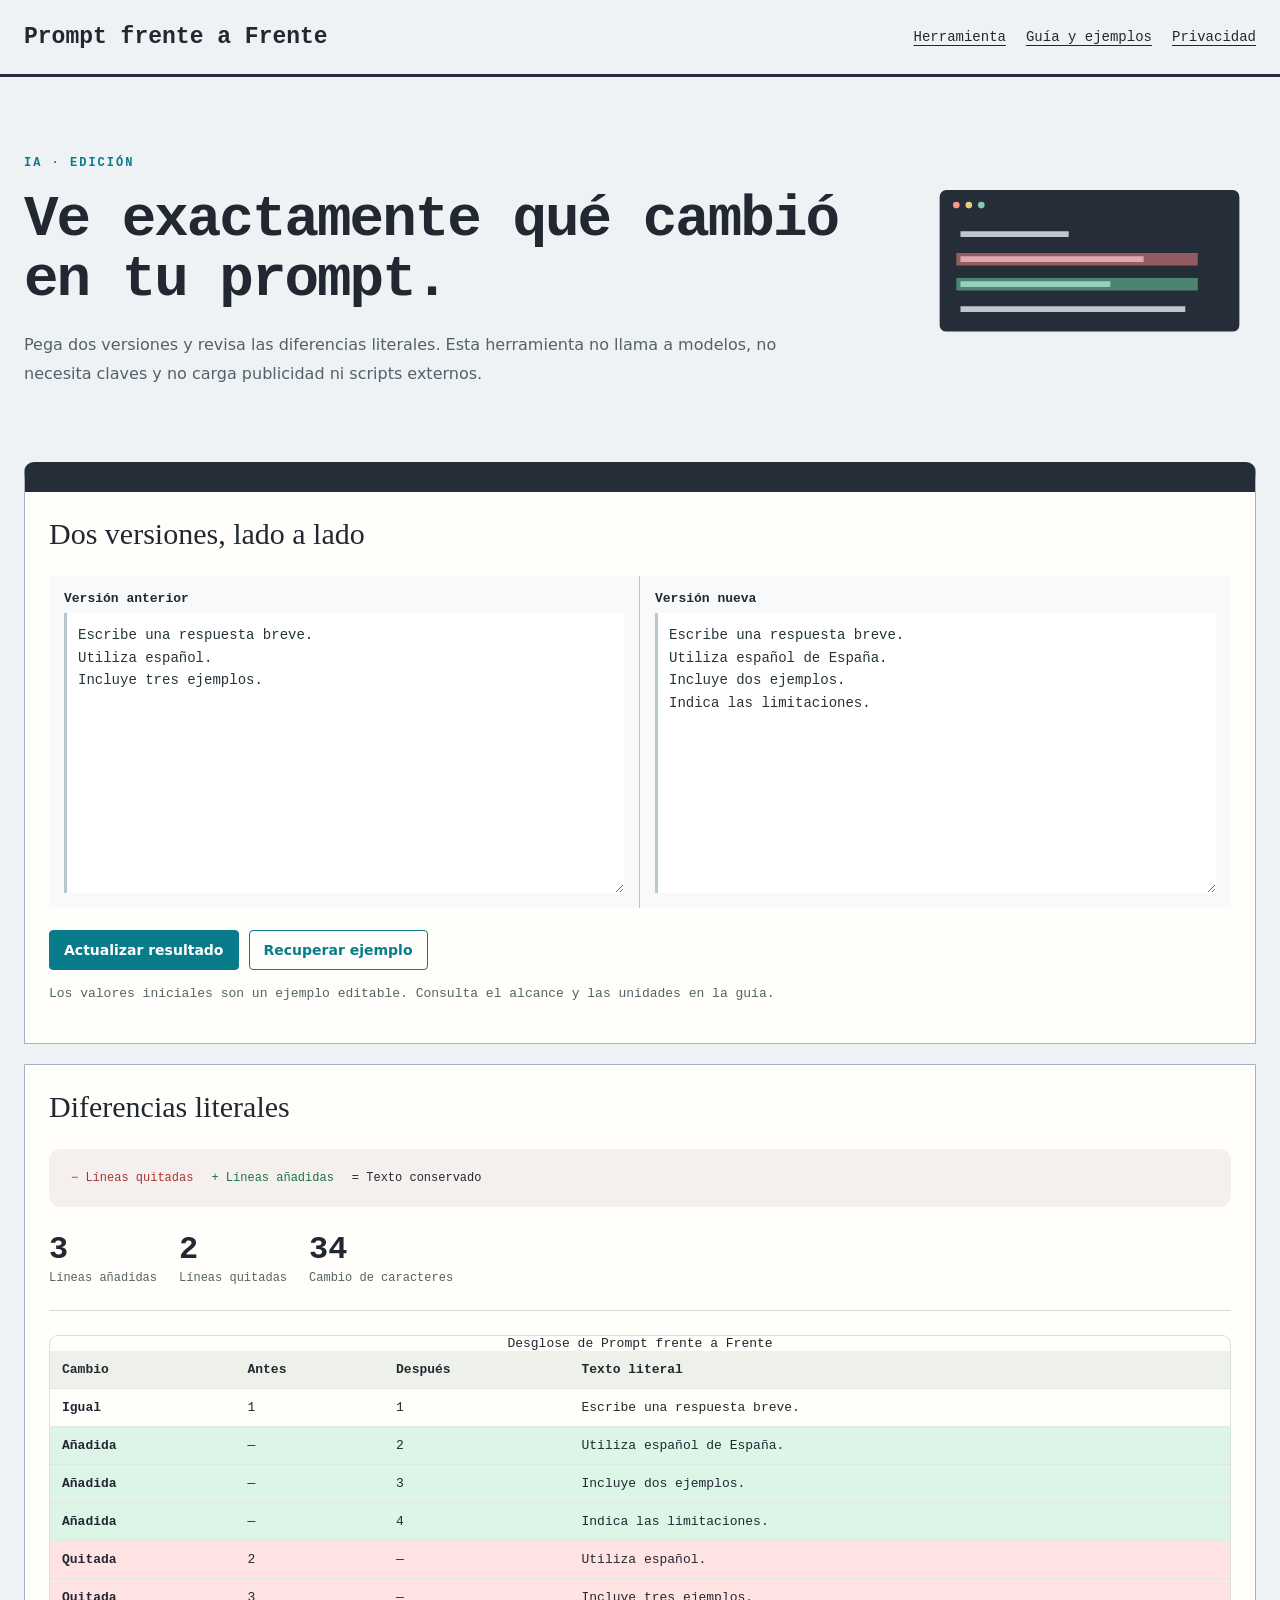
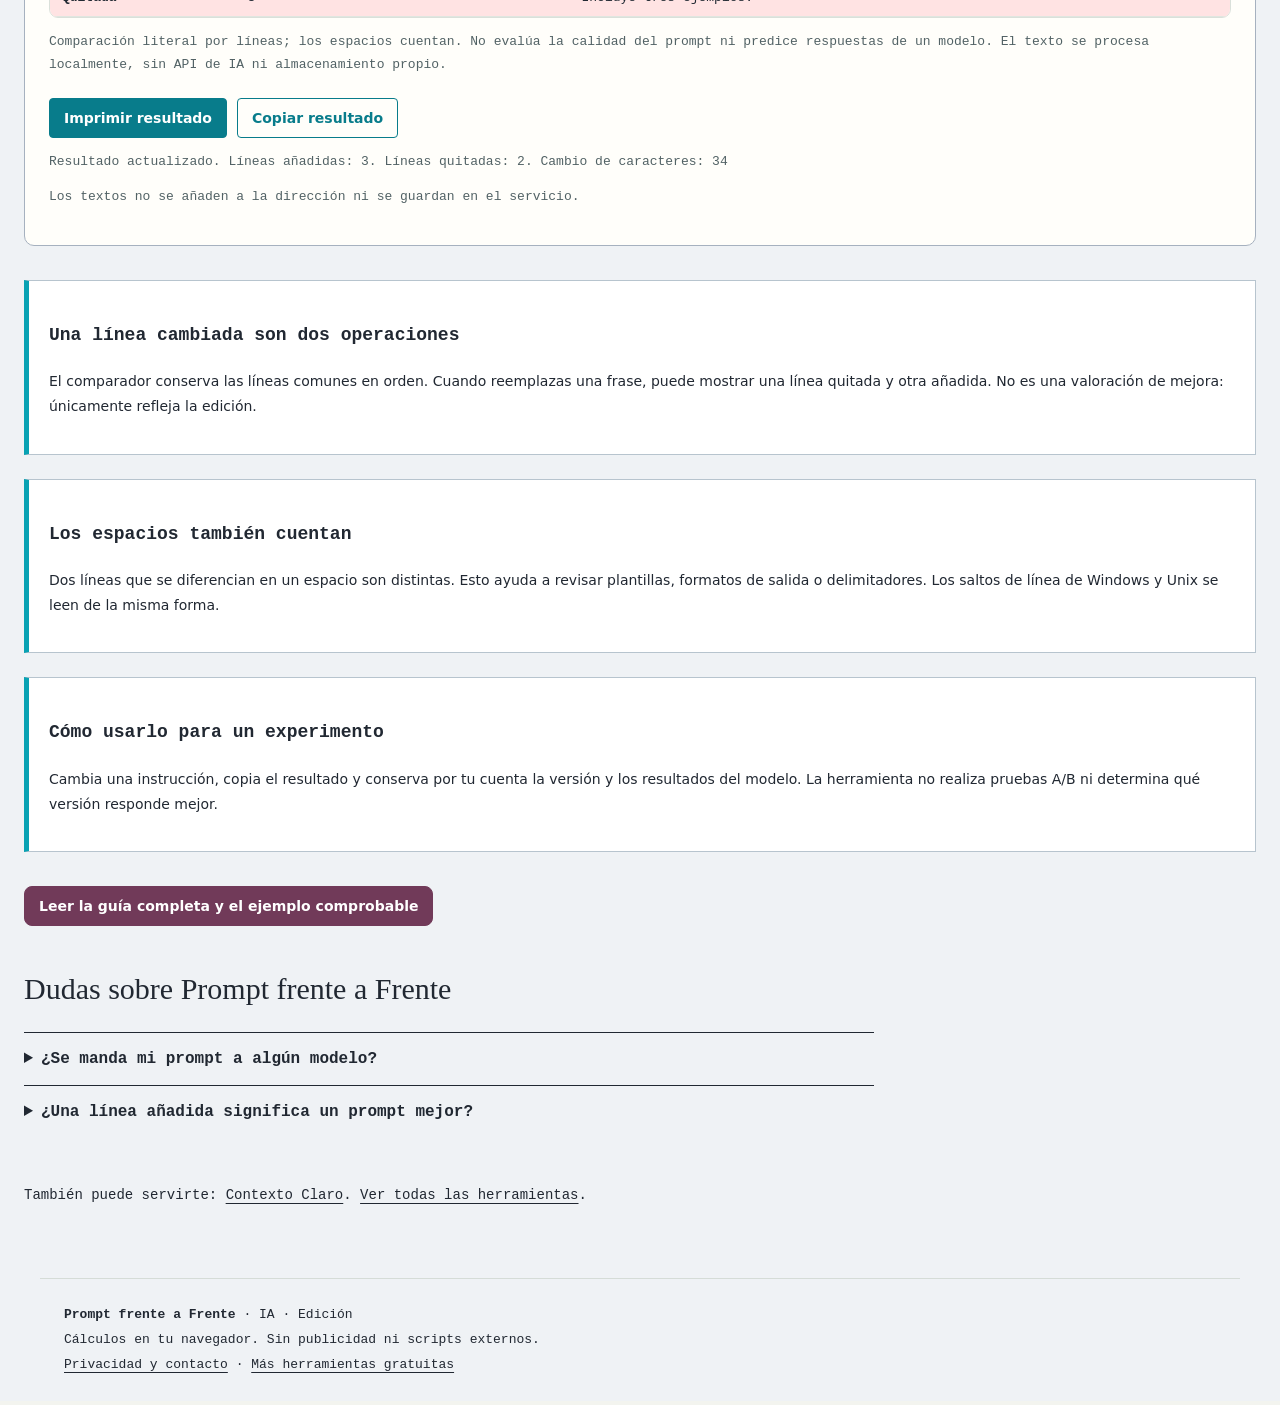
<file: index.html>
<!doctype html><html lang="es"><head><meta charset="utf-8"><meta name="viewport" content="width=device-width,initial-scale=1"><meta name="theme-color" content="#713a59"><title>Comparador local de prompts: diferencias línea por línea | Prompt frente a Frente</title><meta name="description" content="Compara dos versiones de un prompt por líneas. Ve añadidos, eliminados y caracteres sin API de IA, sin cuentas y sin guardar el texto en el servicio."><link rel="canonical" href="https://ilga25.github.io/prompt-frente-a-frente/"><link rel="icon" href="favicon.svg?v=20261021-identidad2" type="image/svg+xml"><link rel="stylesheet" href="style.css?v=20261021-identidad2"><style>:root{--accent:#713a59}</style><script src="math.js?v=20261021-identidad2" defer></script><script src="app.js?v=20261021-identidad2" defer></script><script id="tool-config" type="application/json">{"slug": "prompt-frente-a-frente", "name": "Prompt frente a Frente", "kind": "prompts", "category": "IA · Edición", "color": "#713a59", "noAds": true, "title": "Comparador local de prompts: diferencias línea por línea", "description": "Compara dos versiones de un prompt por líneas. Ve añadidos, eliminados y caracteres sin API de IA, sin cuentas y sin guardar el texto en el servicio.", "hero": "Ve exactamente qué cambió en tu prompt.", "intro": "Pega dos versiones y revisa las diferencias literales. Esta herramienta no llama a modelos, no necesita claves y no carga publicidad ni scripts externos.", "fields": [["before", "Versión anterior", "Escribe una respuesta breve.\nUtiliza español.\nIncluye tres ejemplos.", 0, 20000, "text"], ["after", "Versión nueva", "Escribe una respuesta breve.\nUtiliza español de España.\nIncluye dos ejemplos.\nIndica las limitaciones.", 0, 20000, "text"]], "guide": [["Una línea cambiada son dos operaciones", "El comparador conserva las líneas comunes en orden. Cuando reemplazas una frase, puede mostrar una línea quitada y otra añadida. No es una valoración de mejora: únicamente refleja la edición."], ["Los espacios también cuentan", "Dos líneas que se diferencian en un espacio son distintas. Esto ayuda a revisar plantillas, formatos de salida o delimitadores. Los saltos de línea de Windows y Unix se leen de la misma forma."], ["Cómo usarlo para un experimento", "Cambia una instrucción, copia el resultado y conserva por tu cuenta la versión y los resultados del modelo. La herramienta no realiza pruebas A/B ni determina qué versión responde mejor."], ["Procesamiento local", "La comparación se ejecuta en el navegador y no utiliza una API de IA. No guardamos los textos en una base de datos ni los añadimos al enlace. Esta web no incluye publicidad ni bibliotecas externas. El alojamiento sigue recibiendo los datos técnicos necesarios para servir la página."], ["Límites para mantenerlo ágil", "Admite hasta 20.000 caracteres y 250 líneas por versión. Para documentos mayores, divide el texto por secciones. El resultado puede imprimirse o copiarse como texto; comprueba dónde lo pegas si contiene información confidencial."], ["Ejemplo comprobable", "Si una versión tiene las líneas A y B, y la siguiente conserva A pero sustituye B por C, el resultado contiene una línea común, una eliminada y una añadida. No considera equivalentes B y C aunque signifiquen algo parecido."]]}</script><script type="application/ld+json">{"@context": "https://schema.org", "@type": "WebApplication", "name": "Prompt frente a Frente", "url": "https://ilga25.github.io/prompt-frente-a-frente/", "description": "Compara dos versiones de un prompt por líneas. Ve añadidos, eliminados y caracteres sin API de IA, sin cuentas y sin guardar el texto en el servicio.", "inLanguage": "es", "operatingSystem": "Any", "applicationCategory": "UtilitiesApplication", "offers": {"@type": "Offer", "price": "0", "priceCurrency": "EUR"}}</script><meta property="og:type" content="website"><meta property="og:locale" content="es_ES"><meta property="og:url" content="https://ilga25.github.io/prompt-frente-a-frente/"><meta property="og:title" content="Comparador local de prompts: diferencias línea por línea | Prompt frente a Frente"><meta name="twitter:card" content="summary"><meta property="og:description" content="Compara dos versiones de un prompt por líneas. Ve añadidos, eliminados y caracteres sin API de IA, sin cuentas y sin guardar el texto en el servicio."></head><body class="theme-prompts prompt-tool"><a href="#main" class="skip">Saltar al contenido</a><header><a href="./">Prompt frente a Frente</a><nav aria-label="Principal"><a href="./">Herramienta</a><a href="guia.html">Guía y ejemplos</a><a href="privacidad.html">Privacidad</a></nav></header><main id="main"><section class="hero"><div class="hero-copy"><p class="eyebrow">IA · Edición</p><h1>Ve exactamente qué cambió en tu prompt.</h1><p class="intro">Pega dos versiones y revisa las diferencias literales. Esta herramienta no llama a modelos, no necesita claves y no carga publicidad ni scripts externos.</p></div><div class="brand-art" aria-hidden="true"><svg viewBox="0 0 400 230"><rect x="20" y="25" width="360" height="170" rx="8" fill="#242d38"/><circle cx="40" cy="43" r="4" fill="#ff9683"/><circle cx="55" cy="43" r="4" fill="#e7cd7c"/><circle cx="70" cy="43" r="4" fill="#84cbae"/><path d="M45 78h130M45 108h220M45 138h180M45 168h270" stroke="#bdc6d1" stroke-width="7"/><path d="M40 108h290" stroke="#ff8c8c" stroke-width="15" opacity=".5"/><path d="M40 138h290" stroke="#74d8aa" stroke-width="15" opacity=".5"/></svg></div></section><div class="workspace"><section class="panel inputs"><h2>Dos versiones, lado a lado</h2><form id="form"><div class="fields"><label class="field text-field">Versión anterior<textarea id="before" maxlength="20000" spellcheck="false">Escribe una respuesta breve.
Utiliza español.
Incluye tres ejemplos.</textarea></label><label class="field text-field">Versión nueva<textarea id="after" maxlength="20000" spellcheck="false">Escribe una respuesta breve.
Utiliza español de España.
Incluye dos ejemplos.
Indica las limitaciones.</textarea></label></div><div class="actions"><button type="submit">Actualizar resultado</button><button id="reset" class="secondary" type="button">Recuperar ejemplo</button></div></form><p class="small">Los valores iniciales son un ejemplo editable. Consulta el alcance y las unidades en la guía.</p></section><section class="panel output"><h2>Diferencias literales</h2><noscript>Activa JavaScript para utilizar la herramienta. La guía se puede consultar sin JavaScript.</noscript><p id="error" role="alert" hidden></p><div id="result"><div id="feature-viz"></div><div id="metrics" class="metrics"></div><div class="table-wrap"><table><caption>Desglose de Prompt frente a Frente</caption><thead><tr id="head-row"></tr></thead><tbody id="body-rows"></tbody></table></div><p id="note" class="small"></p></div><div class="actions"><button id="print" type="button">Imprimir resultado</button><button id="copy" type="button" class="secondary">Copiar resultado</button></div><p id="feedback" role="status" class="small"></p><textarea id="copy-field" aria-label="Contenido para copiar" readonly hidden></textarea><p id="status" role="status" class="small"></p><p class="small share-note">Los textos no se añaden a la dirección ni se guardan en el servicio.</p></section></div><section class="cards"><article><h3>Una línea cambiada son dos operaciones</h3><p>El comparador conserva las líneas comunes en orden. Cuando reemplazas una frase, puede mostrar una línea quitada y otra añadida. No es una valoración de mejora: únicamente refleja la edición.</p></article><article><h3>Los espacios también cuentan</h3><p>Dos líneas que se diferencian en un espacio son distintas. Esto ayuda a revisar plantillas, formatos de salida o delimitadores. Los saltos de línea de Windows y Unix se leen de la misma forma.</p></article><article><h3>Cómo usarlo para un experimento</h3><p>Cambia una instrucción, copia el resultado y conserva por tu cuenta la versión y los resultados del modelo. La herramienta no realiza pruebas A/B ni determina qué versión responde mejor.</p></article></section><p class="guide-link"><a class="button" href="guia.html">Leer la guía completa y el ejemplo comprobable</a></p><!-- EXTRA IDENTIDAD --><section class="faq-custom"><h2>Dudas sobre Prompt frente a Frente</h2><details><summary>¿Se manda mi prompt a algún modelo?</summary><p>No. La comparación se ejecuta en el navegador sin API de IA y sin anuncios o scripts externos.</p></details><details><summary>¿Una línea añadida significa un prompt mejor?</summary><p>No. El comparador detecta cambios literales; la calidad se valida probando el comportamiento del modelo por separado.</p></details></section><p class="related-tool">También puede servirte: <a href="https://ilga25.github.io/contexto-claro/">Contexto Claro</a>. <a href="https://ilga25.github.io/herramientas.html">Ver todas las herramientas</a>.</p><!-- FIN EXTRA IDENTIDAD --></main><footer><strong>Prompt frente a Frente</strong> · IA · Edición<br>Cálculos en tu navegador. Sin publicidad ni scripts externos.<br><a href="privacidad.html">Privacidad y contacto</a> · <a href="https://ilga25.github.io/herramientas.html">Más herramientas gratuitas</a></footer></body></html>
</file>
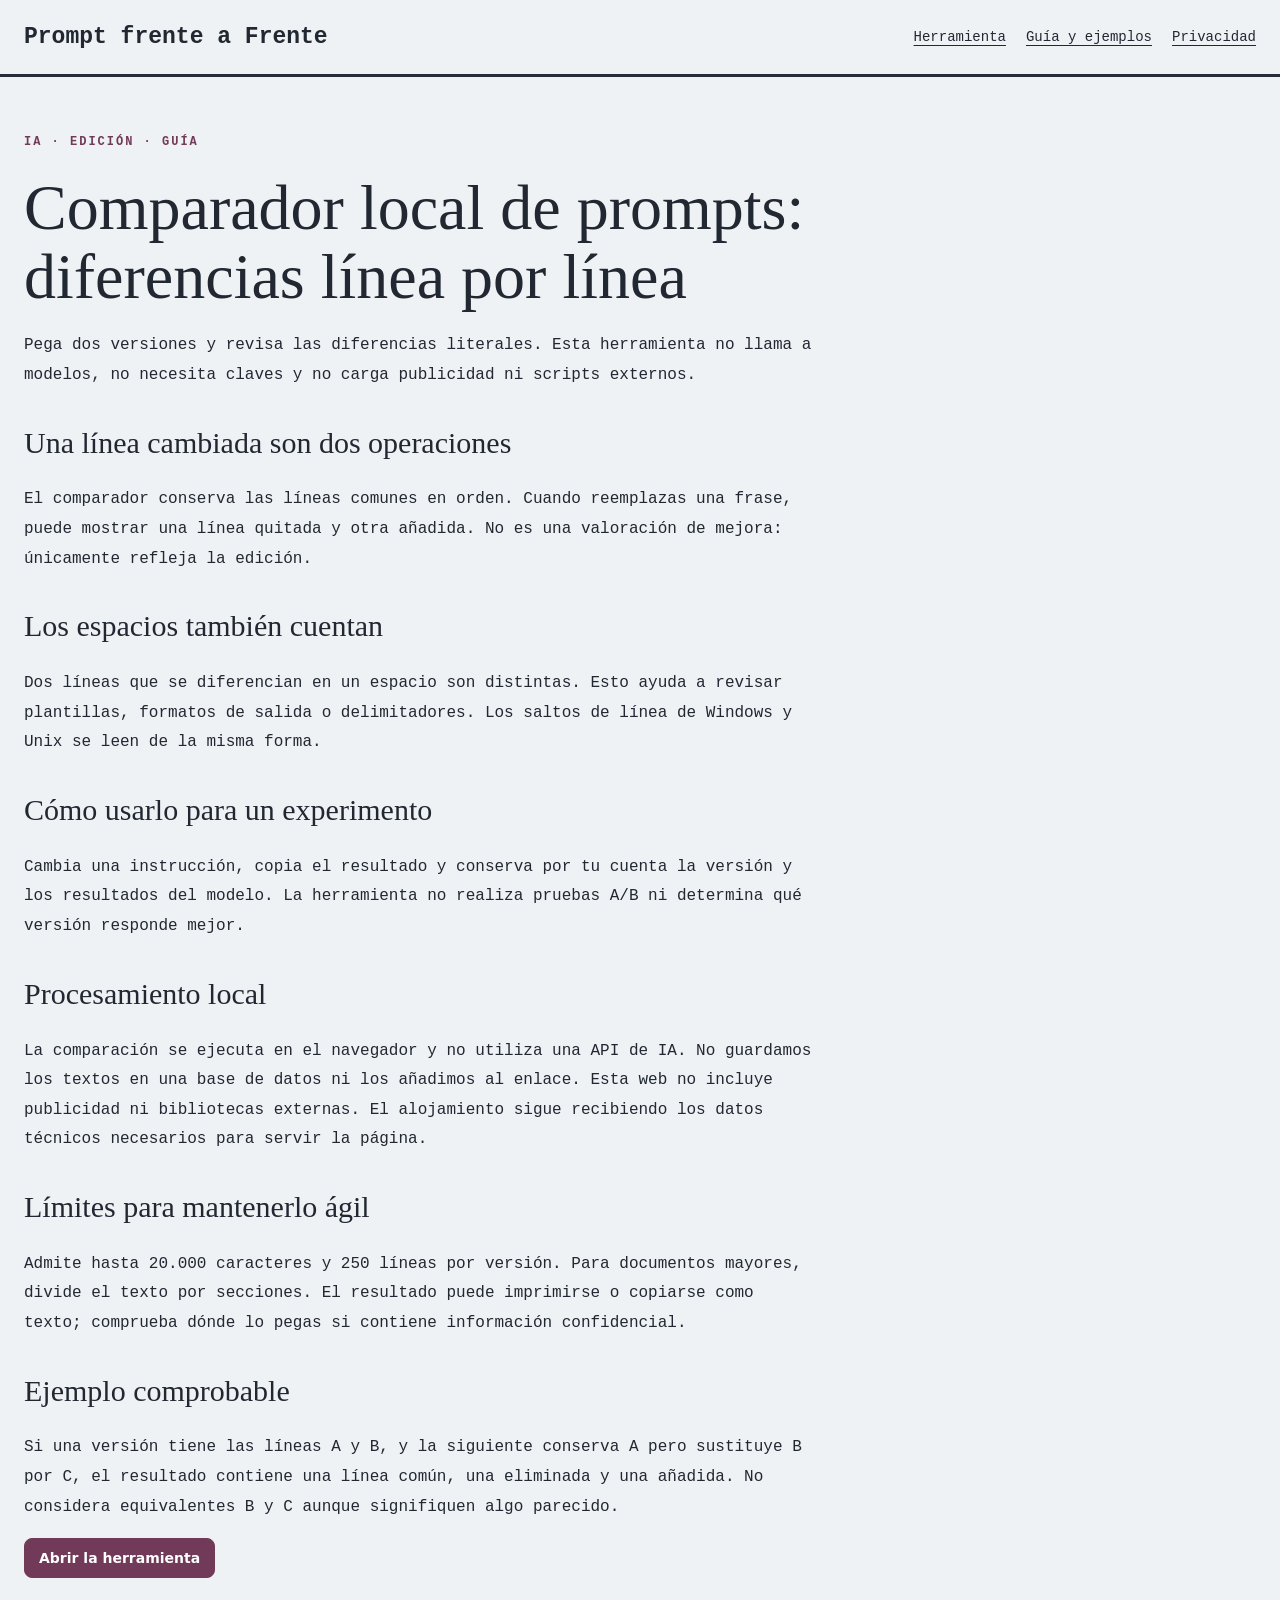
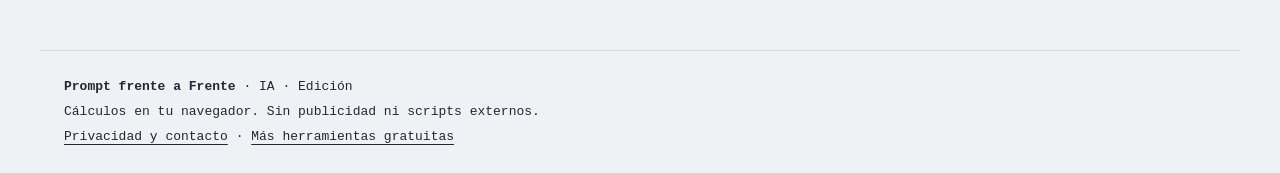
<file: guia.html>
<!doctype html><html lang="es"><head><meta charset="utf-8"><meta name="viewport" content="width=device-width,initial-scale=1"><meta name="theme-color" content="#713a59"><title>Guía y ejemplo de Prompt frente a Frente | Prompt frente a Frente</title><meta name="description" content="Método, unidades, ejemplo resuelto y límites de Prompt frente a Frente."><link rel="canonical" href="https://ilga25.github.io/prompt-frente-a-frente/guia.html"><link rel="icon" href="favicon.svg?v=20261021-identidad2" type="image/svg+xml"><link rel="stylesheet" href="style.css?v=20261021-identidad2"><style>:root{--accent:#713a59}</style><meta property="og:type" content="website"><meta property="og:locale" content="es_ES"><meta property="og:url" content="https://ilga25.github.io/prompt-frente-a-frente/guia.html"><meta property="og:title" content="Guía y ejemplo de Prompt frente a Frente | Prompt frente a Frente"><meta name="twitter:card" content="summary"><meta property="og:description" content="Método, unidades, ejemplo resuelto y límites de Prompt frente a Frente."></head><body class="theme-prompts prompt-tool"><a href="#main" class="skip">Saltar al contenido</a><header><a href="./">Prompt frente a Frente</a><nav aria-label="Principal"><a href="./">Herramienta</a><a href="guia.html">Guía y ejemplos</a><a href="privacidad.html">Privacidad</a></nav></header><main id="main"><article class="reading"><p class="eyebrow">IA · Edición · Guía</p><h1>Comparador local de prompts: diferencias línea por línea</h1><p>Pega dos versiones y revisa las diferencias literales. Esta herramienta no llama a modelos, no necesita claves y no carga publicidad ni scripts externos.</p><h2>Una línea cambiada son dos operaciones</h2><p>El comparador conserva las líneas comunes en orden. Cuando reemplazas una frase, puede mostrar una línea quitada y otra añadida. No es una valoración de mejora: únicamente refleja la edición.</p><h2>Los espacios también cuentan</h2><p>Dos líneas que se diferencian en un espacio son distintas. Esto ayuda a revisar plantillas, formatos de salida o delimitadores. Los saltos de línea de Windows y Unix se leen de la misma forma.</p><h2>Cómo usarlo para un experimento</h2><p>Cambia una instrucción, copia el resultado y conserva por tu cuenta la versión y los resultados del modelo. La herramienta no realiza pruebas A/B ni determina qué versión responde mejor.</p><h2>Procesamiento local</h2><p>La comparación se ejecuta en el navegador y no utiliza una API de IA. No guardamos los textos en una base de datos ni los añadimos al enlace. Esta web no incluye publicidad ni bibliotecas externas. El alojamiento sigue recibiendo los datos técnicos necesarios para servir la página.</p><h2>Límites para mantenerlo ágil</h2><p>Admite hasta 20.000 caracteres y 250 líneas por versión. Para documentos mayores, divide el texto por secciones. El resultado puede imprimirse o copiarse como texto; comprueba dónde lo pegas si contiene información confidencial.</p><h2>Ejemplo comprobable</h2><p>Si una versión tiene las líneas A y B, y la siguiente conserva A pero sustituye B por C, el resultado contiene una línea común, una eliminada y una añadida. No considera equivalentes B y C aunque signifiquen algo parecido.</p><p><a class="button" href="./">Abrir la herramienta</a></p></article></main><footer><strong>Prompt frente a Frente</strong> · IA · Edición<br>Cálculos en tu navegador. Sin publicidad ni scripts externos.<br><a href="privacidad.html">Privacidad y contacto</a> · <a href="https://ilga25.github.io/herramientas.html">Más herramientas gratuitas</a></footer></body></html>
</file>
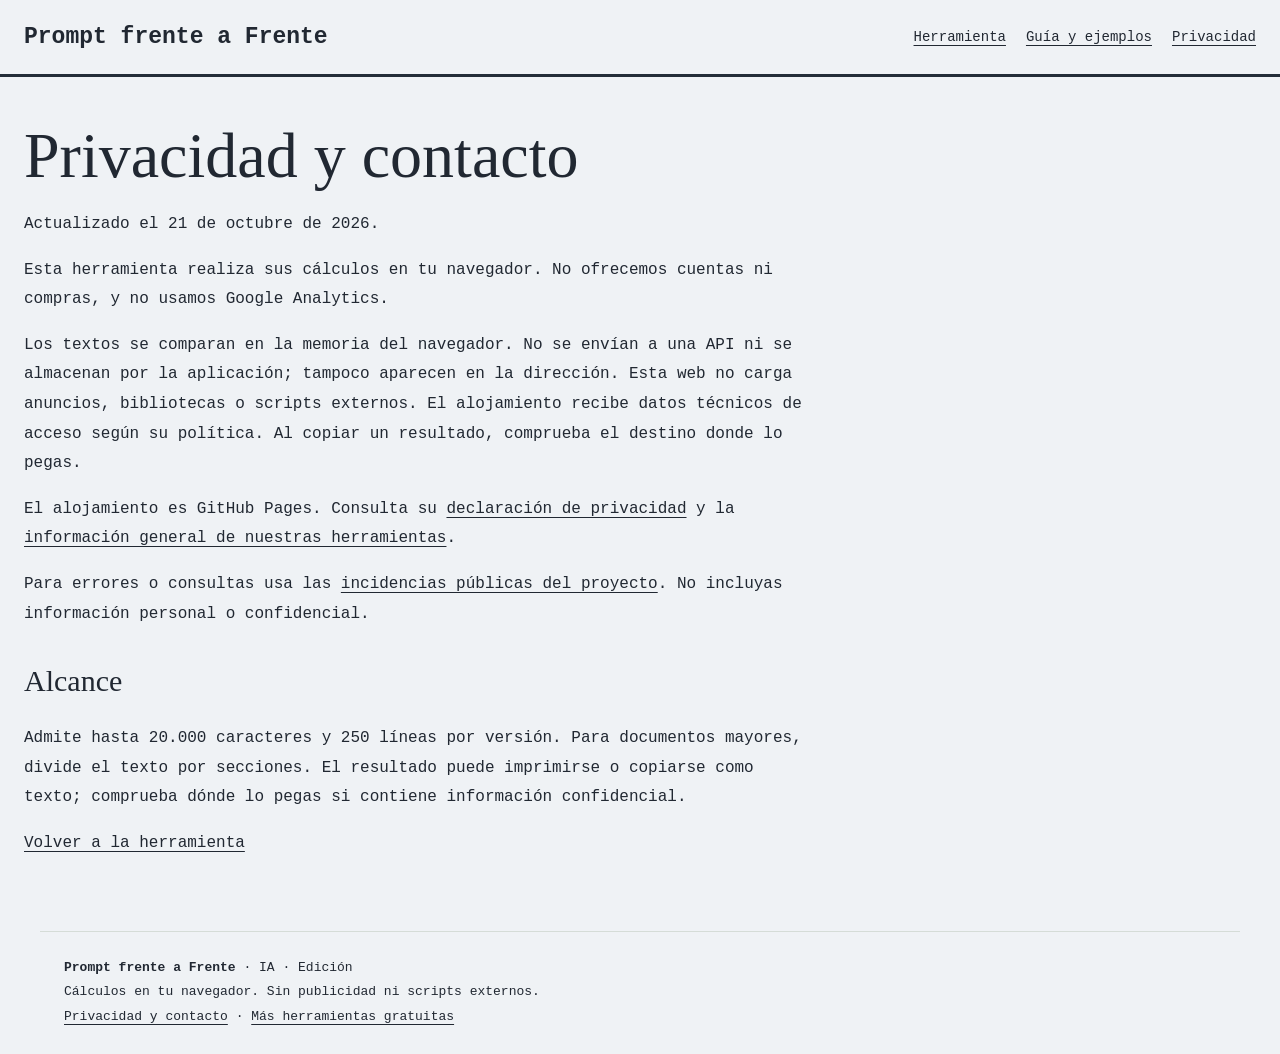
<file: privacidad.html>
<!doctype html><html lang="es"><head><meta charset="utf-8"><meta name="viewport" content="width=device-width,initial-scale=1"><meta name="theme-color" content="#713a59"><title>Privacidad y contacto | Prompt frente a Frente</title><meta name="description" content="Privacidad, alojamiento y contacto de Prompt frente a Frente."><link rel="canonical" href="https://ilga25.github.io/prompt-frente-a-frente/privacidad.html"><link rel="icon" href="favicon.svg?v=20261021-identidad2" type="image/svg+xml"><link rel="stylesheet" href="style.css?v=20261021-identidad2"><style>:root{--accent:#713a59}</style><meta property="og:type" content="website"><meta property="og:locale" content="es_ES"><meta property="og:url" content="https://ilga25.github.io/prompt-frente-a-frente/privacidad.html"><meta property="og:title" content="Privacidad y contacto | Prompt frente a Frente"><meta name="twitter:card" content="summary"><meta property="og:description" content="Privacidad, alojamiento y contacto de Prompt frente a Frente."></head><body class="theme-prompts prompt-tool"><a href="#main" class="skip">Saltar al contenido</a><header><a href="./">Prompt frente a Frente</a><nav aria-label="Principal"><a href="./">Herramienta</a><a href="guia.html">Guía y ejemplos</a><a href="privacidad.html">Privacidad</a></nav></header><main id="main"><article class="reading"><h1>Privacidad y contacto</h1><p>Actualizado el 21 de octubre de 2026.</p><p>Esta herramienta realiza sus cálculos en tu navegador. No ofrecemos cuentas ni compras, y no usamos Google Analytics.</p><p>Los textos se comparan en la memoria del navegador. No se envían a una API ni se almacenan por la aplicación; tampoco aparecen en la dirección. Esta web no carga anuncios, bibliotecas o scripts externos. El alojamiento recibe datos técnicos de acceso según su política. Al copiar un resultado, comprueba el destino donde lo pegas.</p><p>El alojamiento es GitHub Pages. Consulta su <a href="https://docs.github.com/site-policy/privacy-policies/github-general-privacy-statement">declaración de privacidad</a> y la <a href="https://ilga25.github.io/privacidad-herramientas.html">información general de nuestras herramientas</a>.</p><p>Para errores o consultas usa las <a href="https://github.com/ilga25/prompt-frente-a-frente/issues">incidencias públicas del proyecto</a>. No incluyas información personal o confidencial.</p><h2>Alcance</h2><p>Admite hasta 20.000 caracteres y 250 líneas por versión. Para documentos mayores, divide el texto por secciones. El resultado puede imprimirse o copiarse como texto; comprueba dónde lo pegas si contiene información confidencial.</p><p><a href="./">Volver a la herramienta</a></p></article></main><footer><strong>Prompt frente a Frente</strong> · IA · Edición<br>Cálculos en tu navegador. Sin publicidad ni scripts externos.<br><a href="privacidad.html">Privacidad y contacto</a> · <a href="https://ilga25.github.io/herramientas.html">Más herramientas gratuitas</a></footer></body></html>
</file>
<file: style.css>
:root{font-family:system-ui,sans-serif;color:#253338;background:#f3f4ef;font-synthesis:none;--accent:#155e63}*{box-sizing:border-box}body{margin:0}a{color:inherit;text-underline-offset:4px}header,main,footer{max-width:1200px;margin:auto;padding:24px}header{display:flex;justify-content:space-between;align-items:center;gap:20px;border-bottom:1px solid #d5dcd7}header>a{font:700 24px Georgia,serif;text-decoration:none}nav{display:flex;flex-wrap:wrap;gap:20px;font-size:14px}.eyebrow{text-transform:uppercase;letter-spacing:2px;font-size:12px;color:var(--accent);font-weight:750;margin-top:30px}h1{font:clamp(40px,5vw,65px)/1.08 Georgia,serif;font-weight:400;max-width:900px;margin:20px 0}h2{font:30px/1.2 Georgia,serif}h3{font-size:18px}.intro{max-width:760px;line-height:1.8;color:#526265}.hero{position:relative;padding-right:70px}.badge{position:absolute;right:10px;top:15px;width:50px;height:50px;border:2px solid var(--accent);color:var(--accent);border-radius:50%;display:grid;place-items:center;font:24px Georgia,serif}.workspace{display:grid;grid-template-columns:minmax(300px,.75fr) minmax(430px,1.35fr);gap:24px;margin:32px 0}.panel{min-width:0;background:#fffefa;border:1px solid #d1dbd4;border-radius:16px;padding:24px}.panel h2{margin-top:0}.fields{display:grid;grid-template-columns:1fr 1fr;gap:17px}.field{font-size:13px;font-weight:650;display:block}.field input,.field select,.field textarea{display:block;width:100%;min-width:0;margin:7px 0 0;border:1px solid #9eaea5;border-radius:8px;background:white;font:16px system-ui;color:#253338;padding:11px}.field textarea{min-height:240px;resize:vertical;font:14px/1.6 ui-monospace,monospace}.text-field{grid-column:1/-1}input:focus,textarea:focus,button:focus-visible{outline:3px solid color-mix(in srgb,var(--accent) 35%,white);outline-offset:2px}.actions{display:flex;gap:10px;flex-wrap:wrap;margin-top:22px}button,.button{border:1px solid var(--accent);border-radius:8px;background:var(--accent);color:white;padding:11px 14px;font:600 14px system-ui;cursor:pointer;text-decoration:none;display:inline-block}button.secondary{background:transparent;color:var(--accent)}button:disabled{opacity:.45;cursor:default}.small{font-size:13px;line-height:1.7;color:#526265}.metrics{display:flex;flex-wrap:wrap;gap:22px;padding:0 0 24px;border-bottom:1px solid #d1dbd4;margin-bottom:24px}.metrics div{max-width:100%}.metrics strong{display:block;font:30px Georgia,serif;overflow-wrap:anywhere}.metrics span{font-size:12px;color:#526265}.table-wrap{overflow:auto;max-height:680px;border:1px solid #dae0da;border-radius:9px}table{border-collapse:collapse;width:100%;font-size:13px}th,td{border-bottom:1px solid #e0e6e0;padding:11px 12px;text-align:left;vertical-align:top}thead{background:#eef1e9;position:sticky;top:0}tbody th{font-weight:600}tbody tr:nth-child(even){background:#f8f9f4}td{white-space:pre-wrap;overflow-wrap:anywhere;max-width:500px}#error{background:#fbece3;color:#833e20;border-left:4px solid #af5b32;padding:18px;line-height:1.6}#copy-field{width:100%;min-height:100px;font:13px monospace}.reading{max-width:790px;line-height:1.85}.reading h2{margin-top:34px}.cards{display:grid;grid-template-columns:repeat(3,1fr);gap:24px;margin:34px 0}.cards article{border-top:2px solid var(--accent);padding-top:10px;font-size:14px;line-height:1.8}footer{border-top:1px solid #d5dcd7;margin-top:32px;font-size:13px;line-height:1.9}.skip{position:absolute;top:-100px}.skip:focus{top:10px;background:white;padding:14px;z-index:10}[hidden]{display:none!important}.prompt-tool .workspace{grid-template-columns:1fr}.prompt-tool .fields{grid-template-columns:1fr 1fr}.prompt-tool .text-field{grid-column:auto}.prompt-tool .table-wrap td:last-child{min-width:280px;max-width:750px;font-family:ui-monospace,monospace}.prompt-tool .table-wrap{max-height:800px}@media(max-width:850px){.workspace{grid-template-columns:1fr}.cards{grid-template-columns:1fr}.prompt-tool .fields{grid-template-columns:1fr}.hero{padding-right:0}.badge{display:none}header{align-items:flex-start;flex-direction:column}h1{font-size:43px}}@media(max-width:420px){header,main,footer{padding:18px}.panel{padding:17px}.fields{grid-template-columns:1fr}nav{gap:14px}}@media print{body{background:white}header,footer,.hero,.inputs,.actions,.small.share-note,.cards,#feedback,#copy-field,.guide-link{display:none}.workspace{display:block}.panel{border:0;padding:0}.table-wrap{max-height:none;overflow:visible;border:0}thead{position:static}tr{break-inside:avoid}table{font-size:10px}main{padding:0}.metrics strong{font-size:24px}}




/* IDENTIDAD PROPIA 2026-10-21 */

.hero-copy{min-width:0}.brand-art{min-width:0;align-self:center}.brand-art svg{display:block;width:100%;height:220px}.feature-strip{display:flex;flex-wrap:wrap;gap:12px;padding:20px 0;margin:16px 0 26px;border-block:1px solid currentColor}.feature-strip span{font-size:12px;font-weight:700;letter-spacing:.8px}.feature-strip a{color:inherit}#feature-viz{margin:0 0 24px;padding:22px;background:color-mix(in srgb,var(--accent) 7%,transparent);border-radius:12px}.viz-title{font-size:11px;font-weight:800;letter-spacing:1.5px;margin:0 0 16px}.viz-caption{font-size:12px;line-height:1.7}.stack{display:flex;height:35px;overflow:hidden;border:1px solid currentColor;border-radius:6px}.stack i{display:block;min-width:0}.viz-key{display:flex;gap:15px;flex-wrap:wrap;margin-top:15px;font-size:12px}.viz-key span{display:flex;align-items:center;gap:6px}.viz-key i{width:10px;height:10px;border-radius:50%}.round-path{display:flex;flex-wrap:wrap;gap:10px}.round-path span{display:flex;flex-direction:column;padding:14px;border:1px solid currentColor;font-size:12px}.round-path b{font-size:23px}.pool-lanes{display:grid;grid-template-columns:repeat(4,1fr);gap:5px;background:#1f9fb3;padding:12px;border:4px solid #91dce4}.pool-lanes span{display:flex;justify-content:space-between;padding:9px 5px;border-bottom:2px dashed #d8f4f1;font-size:12px;color:white;gap:6px}.pool-lanes em{font-style:normal}.minute-bars{display:grid;gap:8px}.minute-bars>div,.chance-bars>div{display:grid;grid-template-columns:35px 1fr 55px;align-items:center;gap:9px;font-size:12px}.minute-bars i,.chance-bars i{height:15px;background:linear-gradient(to right,var(--accent) var(--fill),#8a9a9c20 var(--fill));border-radius:3px}.chance-bars{display:grid;gap:12px}.chance-bars>div{grid-template-columns:28px 1fr 75px}.editor-legend{display:flex;gap:18px;font:12px ui-monospace,monospace;flex-wrap:wrap}.faq-custom{margin:45px 0;max-width:850px}.faq-custom details{padding:17px 0;border-top:1px solid currentColor}.faq-custom summary{font-weight:700;cursor:pointer}.faq-custom p{font-size:14px;line-height:1.8}.related-tool{font-size:14px;line-height:1.8;margin-top:25px}#feature-viz svg{width:100%;max-height:340px;display:block}header a,button{transition:transform .16s ease,background .16s ease}button:hover{transform:translateY(-1px)}@media(prefers-reduced-motion:reduce){*{transition:none!important;scroll-behavior:auto!important}}@media(max-width:800px){.hero{grid-template-columns:1fr!important;padding:24px!important}.brand-art svg{height:150px}.fields{grid-template-columns:1fr 1fr!important}.workspace{grid-template-columns:1fr!important}.inputs,.output{order:initial!important}.metrics{gap:18px}.hero h1{font-size:40px!important;letter-spacing:-1px!important}.pool-lanes{grid-template-columns:repeat(2,1fr)}.feature-strip{gap:10px}header{position:static!important}}@media(max-width:430px){.fields{grid-template-columns:1fr!important}.hero h1{font-size:35px!important}.hero{padding:20px!important}.panel{padding:18px!important}nav{gap:12px!important}}@media print{.brand-art,.feature-strip,.faq-custom,.related-tool{display:none!important}#feature-viz{break-inside:avoid;color:black!important;background:white!important}.stack{height:18px}body,.panel,.output,.inputs{background:white!important;color:black!important}.small,.viz-caption,.viz-title{color:black!important}}

@media(max-width:800px){.cards{grid-template-columns:1fr!important}.cards article{min-width:0;overflow-wrap:anywhere}.reading{max-width:100%}nav{flex-wrap:wrap!important}}

body{background:#eff2f5;color:#212832;font-family:ui-monospace,monospace}header{max-width:1400px;border-bottom:3px solid #242d38}header>a{font:800 23px ui-monospace,monospace}main{max-width:1400px}.hero{display:grid;grid-template-columns:1.7fr .65fr;gap:28px;padding:25px 0}.hero h1{font:800 clamp(38px,4.5vw,60px)/1.05 ui-monospace,monospace;letter-spacing:-2px;max-width:950px}.hero .eyebrow{color:#087c8b}.hero .intro{color:#52616a;font-family:system-ui,sans-serif}.workspace{display:block}.inputs{border:1px solid #a6b1bf;border-top:30px solid #242d38;border-radius:10px 10px 0 0;margin-bottom:20px}.fields{gap:0!important}.text-field{padding:15px;background:#f8f9fb}.text-field:first-child{border-right:1px solid #bcc4ce}.field textarea{border:0;border-left:3px solid #b9c8cf;border-radius:0;background:#fff;min-height:280px}.output{border-radius:0 0 10px 10px;border:1px solid #a6b1bf}.metrics strong{font:800 32px ui-monospace,monospace}.table-wrap tr[data-change="Añadida"]{background:#dcf5e6}.table-wrap tr[data-change="Quitada"]{background:#ffe3e3}.editor-legend span:first-child{color:#a73535}.editor-legend span:nth-child(2){color:#187442}.cards{grid-template-columns:1fr}.cards article{padding:20px;border:1px solid #b7c4ce;border-left:5px solid #08a2b3;background:white}.cards article h3{font-family:ui-monospace,monospace}.cards p{font-family:system-ui,sans-serif}button{border-radius:4px;--accent:#087c8b}
@media print{thead,tbody tr:nth-child(even),th,td{background:white!important;color:black!important}.atelier-note,.workshop-strip,.gallery-note,.blueprint-note,#feature-viz{display:none!important}}
</file>
